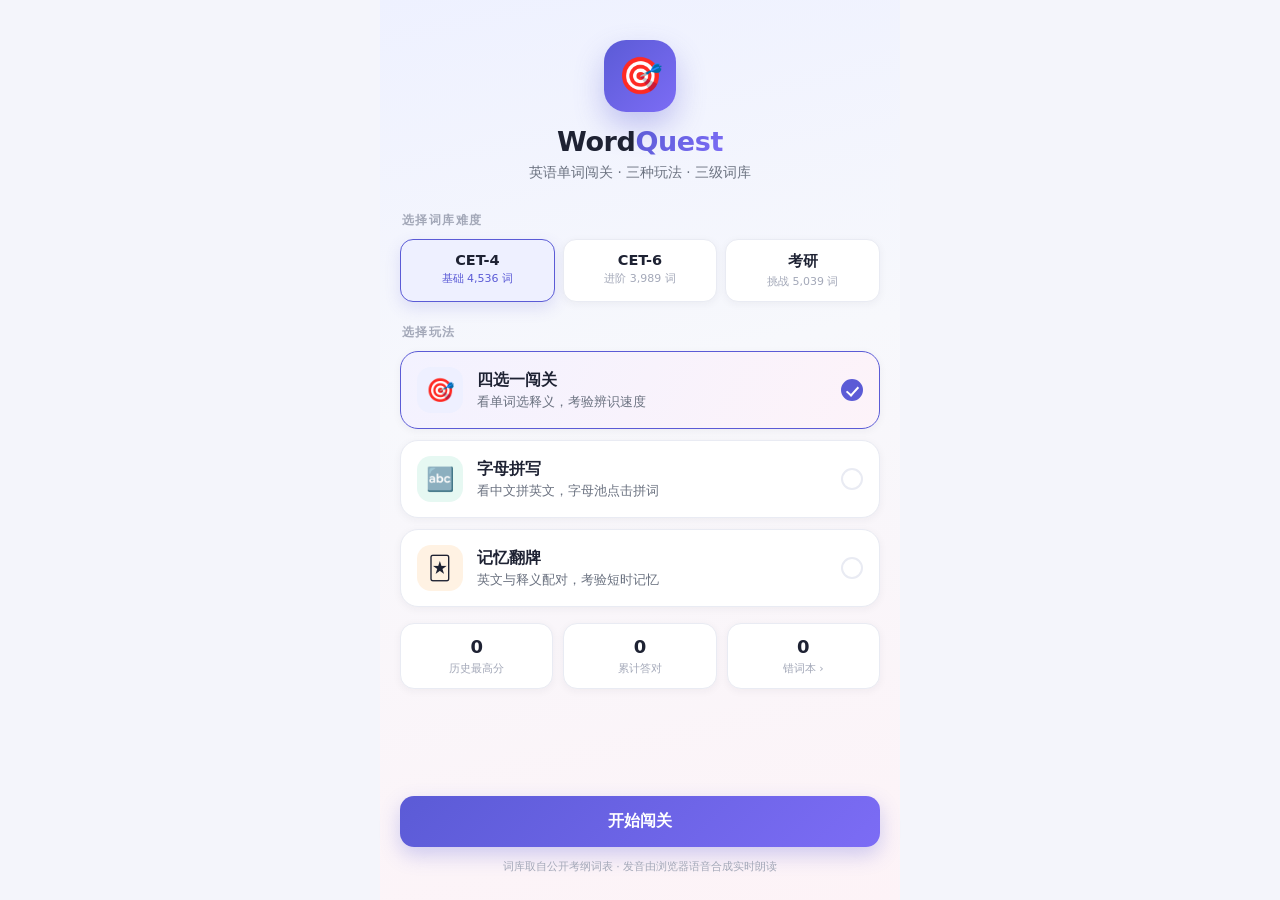
<file: 英语单词闯关/wordgame/index.html>
<!DOCTYPE html>
<html lang="zh-CN">
<head>
<meta charset="UTF-8">
<meta name="viewport" content="width=device-width, initial-scale=1.0, viewport-fit=cover">
<title>WordQuest · 英语单词闯关</title>
<style>
:root{
  --bg:#f4f5fb;
  --card:#ffffff;
  --text:#1e2233;
  --text-2:#6b7280;
  --text-3:#a3a8b8;
  --border:#e9ebf3;
  --primary:#5b5bd6;
  --primary-2:#7c6cf5;
  --primary-soft:#eef0ff;
  --ok:#0ea371;
  --ok-soft:#e6f8f2;
  --bad:#e5484d;
  --bad-soft:#fdecec;
  --warn:#f59e0b;
  --shadow:0 10px 30px rgba(30,34,51,.07);
  --shadow-sm:0 2px 8px rgba(30,34,51,.05);
  --r:18px;
}
*{margin:0;padding:0;box-sizing:border-box;-webkit-tap-highlight-color:transparent}
html,body{height:100%}
body{
  font-family:system-ui,-apple-system,"Segoe UI","PingFang SC","Microsoft YaHei",sans-serif;
  background:var(--bg);
  color:var(--text);
  display:flex;justify-content:center;
  padding:0;
  overflow-x:hidden;
}
#app{
  width:100%;max-width:520px;min-height:100vh;
  background:linear-gradient(168deg,#eef1ff 0%,#f7f8fc 42%,#fdf3f7 100%);
  display:flex;flex-direction:column;
  position:relative;
}
/* 舞台较高时允许页面纵向滚动，避免小屏裁切 */
.screen.active{min-height:100vh}

.screen{flex:1;display:none;flex-direction:column;padding:22px 20px 26px;animation:screenIn .3s ease}
.screen.active{display:flex}
@keyframes screenIn{from{opacity:0;transform:translateY(10px)}to{opacity:1;transform:none}}

/* ---------- 通用组件 ---------- */
.btn{
  border:none;border-radius:14px;font:inherit;font-weight:600;cursor:pointer;
  transition:transform .12s,box-shadow .2s,background .2s,opacity .2s;
  display:inline-flex;align-items:center;justify-content:center;gap:8px;
}
.btn:active{transform:scale(.97)}
.btn-primary{
  background:linear-gradient(135deg,var(--primary),var(--primary-2));
  color:#fff;padding:15px 22px;font-size:16px;
  box-shadow:0 8px 20px rgba(91,91,214,.28);
}
.btn-ghost{
  background:var(--card);color:var(--text);border:1px solid var(--border);
  padding:14px 20px;font-size:15px;box-shadow:var(--shadow-sm);
}
.btn-block{width:100%}

/* ---------- 首页 ---------- */
.brand{text-align:center;padding:18px 0 8px}
.brand-logo{
  width:72px;height:72px;margin:0 auto 14px;border-radius:22px;
  background:linear-gradient(135deg,var(--primary),var(--primary-2));
  display:flex;align-items:center;justify-content:center;font-size:36px;
  box-shadow:0 14px 30px rgba(91,91,214,.32);
  animation:float 3.4s ease-in-out infinite;
}
@keyframes float{0%,100%{transform:translateY(0)}50%{transform:translateY(-6px)}}
.brand h1{font-size:27px;letter-spacing:-.4px}
.brand h1 span{background:linear-gradient(120deg,var(--primary),var(--primary-2));-webkit-background-clip:text;background-clip:text;color:transparent}
.brand p{color:var(--text-2);font-size:13.5px;margin-top:7px}

.sec-title{
  font-size:12px;font-weight:700;color:var(--text-3);
  letter-spacing:1.4px;margin:22px 2px 10px;
}
.chips{display:flex;gap:8px}
.chip{
  flex:1;background:var(--card);border:1.5px solid var(--border);border-radius:13px;
  padding:12px 6px;text-align:center;cursor:pointer;transition:.2s;
  box-shadow:var(--shadow-sm);
}
.chip .t1{font-size:14.5px;font-weight:700}
.chip .t2{font-size:11px;color:var(--text-3);margin-top:3px}
.chip.on{
  border-color:var(--primary);background:var(--primary-soft);
  box-shadow:0 6px 16px rgba(91,91,214,.16);
}
.chip.on .t2{color:var(--primary)}

.modes{display:flex;flex-direction:column;gap:11px}
.mode{
  display:flex;align-items:center;gap:14px;background:var(--card);
  border:1.5px solid var(--border);border-radius:var(--r);padding:15px 16px;
  cursor:pointer;transition:.2s;box-shadow:var(--shadow-sm);text-align:left;
}
.mode:hover{transform:translateY(-1px);box-shadow:var(--shadow)}
.mode.on{border-color:var(--primary);background:linear-gradient(120deg,#f3f2ff,#fdf3f9)}
.mode-ico{
  width:46px;height:46px;flex:0 0 46px;border-radius:14px;font-size:23px;
  display:flex;align-items:center;justify-content:center;
}
.i-quiz{background:#eef0ff}
.i-spell{background:#e6f8f2}
.i-match{background:#fff2e3}
.mode-txt{flex:1;min-width:0}
.mode-txt b{display:block;font-size:15.5px}
.mode-txt small{display:block;color:var(--text-2);font-size:12.5px;margin-top:3px}
.mode-check{
  width:22px;height:22px;border-radius:50%;border:2px solid var(--border);
  flex:0 0 22px;position:relative;transition:.2s;
}
.mode.on .mode-check{border-color:var(--primary);background:var(--primary)}
.mode.on .mode-check::after{
  content:"";position:absolute;left:6px;top:2.5px;width:5px;height:10px;
  border:2px solid #fff;border-top:0;border-left:0;transform:rotate(42deg);
}

.stats{display:flex;gap:10px;margin-top:16px}
.stat{
  flex:1;background:var(--card);border-radius:14px;padding:12px 10px;text-align:center;
  border:1px solid var(--border);box-shadow:var(--shadow-sm);
}
.stat b{display:block;font-size:18px;font-variant-numeric:tabular-nums}
.stat small{color:var(--text-3);font-size:11px}

.foot{margin-top:auto;padding-top:18px}
.hint{font-size:12.5px;color:var(--text-2);text-align:center;margin-bottom:10px;min-height:17px;line-height:1.45}
.hint.err{color:var(--bad);text-align:left;background:var(--bad-soft);border-radius:12px;padding:10px 12px;margin-bottom:12px}
.srcnote{text-align:center;font-size:11px;color:var(--text-3);margin-top:12px}
.btn:disabled{opacity:.6;cursor:default}

/* ---------- 游戏页 ---------- */
.hud{display:flex;align-items:center;gap:10px;margin-bottom:6px}
.hud-back{
  width:38px;height:38px;border-radius:12px;background:var(--card);border:1px solid var(--border);
  display:flex;align-items:center;justify-content:center;font-size:17px;cursor:pointer;
  box-shadow:var(--shadow-sm);flex:0 0 38px;
}
.hud-mid{flex:1;min-width:0}
.bar{height:8px;border-radius:99px;background:#e6e8f2;overflow:hidden}
.bar > i{
  display:block;height:100%;width:0;border-radius:99px;
  background:linear-gradient(90deg,var(--primary),var(--primary-2));
  transition:width .35s cubic-bezier(.2,.8,.3,1);
}
.hud-meta{display:flex;justify-content:space-between;font-size:11.5px;color:var(--text-2);margin-top:6px;font-weight:600}
.lives{display:flex;gap:3px;font-size:15px;flex:0 0 auto}
.lives i{font-style:normal;transition:.25s}
.lives i.dead{opacity:.22;transform:scale(.82)}

.scoreline{display:flex;align-items:baseline;gap:10px;margin:14px 2px 4px}
.scoreline b{font-size:30px;font-variant-numeric:tabular-nums;letter-spacing:-1px}
.scoreline .cl{font-size:12px;color:var(--text-3)}
.combo{
  margin-left:auto;font-size:12.5px;font-weight:800;color:var(--warn);
  background:#fff7e8;border:1px solid #fde7bd;padding:5px 11px;border-radius:99px;
  opacity:0;transform:scale(.85);transition:.2s;
}
.combo.on{opacity:1;transform:none}

.stage{
  flex:1;display:flex;flex-direction:column;justify-content:center;
  padding:6px 0 10px;position:relative;
}
/* 题目卡 */
.qcard{
  background:var(--card);border-radius:24px;padding:26px 20px;text-align:center;
  box-shadow:var(--shadow);border:1px solid var(--border);position:relative;overflow:hidden;
}
.qcard::before{
  content:"";position:absolute;inset:0 0 auto;height:4px;
  background:linear-gradient(90deg,var(--primary),var(--primary-2));
}
.q-hint{font-size:11.5px;color:var(--text-3);letter-spacing:1.6px;font-weight:700}
.q-word{
  font-size:36px;font-weight:800;letter-spacing:-.8px;margin:12px 0 6px;
  word-break:break-word;line-height:1.15;
}
.q-word.cn{font-size:26px;letter-spacing:0}
.q-ph{font-size:14px;color:var(--text-2);font-family:"Segoe UI",system-ui,sans-serif}
.q-speak{
  margin-top:12px;display:inline-flex;align-items:center;gap:7px;font-size:12.5px;font-weight:600;
  color:var(--primary);background:var(--primary-soft);border:none;border-radius:99px;
  padding:7px 14px;cursor:pointer;transition:.15s;
}
.q-speak:active{transform:scale(.95)}

/* 选项 */
.opts{display:flex;flex-direction:column;gap:10px;margin-top:20px}
.opt{
  background:var(--card);border:1.5px solid var(--border);border-radius:15px;
  padding:15px 16px;font:inherit;font-size:15px;text-align:left;cursor:pointer;
  display:flex;align-items:center;gap:12px;transition:.16s;box-shadow:var(--shadow-sm);
  color:var(--text);
}
.opt:active{transform:scale(.985)}
.opt .k{
  width:25px;height:25px;flex:0 0 25px;border-radius:8px;background:#f1f2f9;
  display:flex;align-items:center;justify-content:center;font-size:12px;font-weight:800;color:var(--text-2);
  transition:.16s;
}
.opt.ok{border-color:var(--ok);background:var(--ok-soft)}
.opt.ok .k{background:var(--ok);color:#fff}
.opt.bad{border-color:var(--bad);background:var(--bad-soft);animation:shake .4s}
.opt.bad .k{background:var(--bad);color:#fff}
.opt:disabled{cursor:default}
@keyframes shake{
  0%,100%{transform:translateX(0)}20%{transform:translateX(-7px)}
  40%{transform:translateX(6px)}60%{transform:translateX(-4px)}80%{transform:translateX(2px)}
}

/* 拼写 */
.slot{
  display:flex;gap:5px;justify-content:center;flex-wrap:wrap;margin-top:18px;
}
.slot .cell{
  width:clamp(28px,8.2vw,36px);height:44px;border-radius:11px;border:2px dashed var(--border);
  background:#fbfbfe;display:flex;align-items:center;justify-content:center;
  font-size:18px;font-weight:800;transition:.18s;cursor:pointer;text-transform:lowercase;
}
.slot .cell.filled{border-style:solid;border-color:var(--primary);background:var(--primary-soft);color:var(--primary);animation:pop .2s}
.slot .cell.hint{border-color:#dfe2ee;color:var(--text-2);background:#f3f4fa}
.slot .cell.ok{border-color:var(--ok);background:var(--ok-soft);color:var(--ok)}
.slot .cell.bad{border-color:var(--bad);background:var(--bad-soft);color:var(--bad)}
@keyframes pop{from{transform:scale(.8)}to{transform:scale(1)}}
.pool{
  display:flex;gap:9px;justify-content:center;flex-wrap:wrap;margin-top:22px;
}
.pool button{
  width:clamp(34px,9.5vw,44px);height:48px;border-radius:12px;border:1.5px solid var(--border);background:var(--card);
  font:inherit;font-size:19px;font-weight:700;cursor:pointer;transition:.15s;
  box-shadow:var(--shadow-sm);color:var(--text);text-transform:lowercase;
}
.pool button:active{transform:scale(.92)}
.pool button.used{opacity:.24;pointer-events:none;transform:scale(.9)}

/* 翻牌 */
.matchgrid{
  display:grid;grid-template-columns:repeat(3,1fr);gap:9px;padding:4px 0;
}
.mc{perspective:800px;cursor:pointer;aspect-ratio:1/1.02}
.mc-in{
  position:relative;width:100%;height:100%;
  transition:transform .45s cubic-bezier(.2,.8,.3,1);
  transform-style:preserve-3d;
}
.mc.flip .mc-in{transform:rotateY(180deg)}
.mc.done .mc-in{opacity:.3;transform:rotateY(180deg) scale(.94)}
.mc-face{
  position:absolute;inset:0;border-radius:14px;display:flex;align-items:center;justify-content:center;
  backface-visibility:hidden;-webkit-backface-visibility:hidden;padding:6px;text-align:center;
}
.mc-front{
  background:linear-gradient(140deg,var(--primary),var(--primary-2));color:#fff;
  font-size:23px;font-weight:800;box-shadow:0 6px 16px rgba(91,91,214,.24);
}
.mc-back{
  background:var(--card);border:1.5px solid var(--border);transform:rotateY(180deg);
  font-size:13px;font-weight:700;line-height:1.3;word-break:break-word;box-shadow:var(--shadow-sm);
}
.mc-back small{display:block;font-size:10px;color:var(--text-3);font-weight:600;margin-top:3px}
.mc.hit .mc-back{border-color:var(--ok);background:var(--ok-soft)}
.mc.err .mc-back{border-color:var(--bad);background:var(--bad-soft);animation:shake .4s}

.toast{
  position:absolute;left:50%;top:34%;transform:translate(-50%,-50%);
  font-size:34px;font-weight:900;pointer-events:none;opacity:0;z-index:20;
  background:linear-gradient(120deg,var(--warn),#ff7a59);
  -webkit-background-clip:text;background-clip:text;color:transparent;
  white-space:nowrap;
}
.toast.go{animation:toastUp .95s ease forwards}
@keyframes toastUp{
  0%{opacity:0;transform:translate(-50%,-30%) scale(.6)}
  30%{opacity:1;transform:translate(-50%,-50%) scale(1.12)}
  70%{opacity:1;transform:translate(-50%,-60%) scale(1)}
  100%{opacity:0;transform:translate(-50%,-88%) scale(.95)}
}

/* ---------- 结算 ---------- */
.rs-hero{text-align:center;padding:14px 0 6px}
.rs-hero .em{font-size:50px;line-height:1;margin-bottom:10px;display:block}
.rs-hero h2{font-size:23px}
.rs-hero p{color:var(--text-2);font-size:13.5px;margin-top:6px}
.rs-score{
  margin:20px 0;text-align:center;background:linear-gradient(135deg,#f2f2ff,#fdf3f9);
  border:1px solid var(--border);border-radius:22px;padding:22px;
}
.rs-score small{font-size:11.5px;color:var(--text-3);letter-spacing:1.5px;font-weight:700}
.rs-score b{
  display:block;font-size:52px;letter-spacing:-2px;margin:4px 0 0;
  background:linear-gradient(120deg,var(--primary),var(--primary-2));
  -webkit-background-clip:text;background-clip:text;color:transparent;
}
.rs-grid{display:grid;grid-template-columns:repeat(2,1fr);gap:9px}
.rs-cell{
  background:var(--card);border:1px solid var(--border);border-radius:14px;padding:12px;
  text-align:center;box-shadow:var(--shadow-sm);
}
.rs-cell b{display:block;font-size:19px;font-variant-numeric:tabular-nums}
.rs-cell small{color:var(--text-3);font-size:11px}
.wrongbox{
  margin-top:16px;background:var(--card);border:1px solid var(--border);border-radius:16px;
  padding:14px;box-shadow:var(--shadow-sm);max-height:210px;overflow:auto;
}
.wrongbox h4{font-size:12.5px;color:var(--text-2);margin-bottom:9px;letter-spacing:.5px}
.wrow{display:flex;align-items:baseline;gap:9px;padding:7px 0;border-bottom:1px dashed var(--border);font-size:13.5px}
.wrow:last-child{border-bottom:0}
.wrow b{font-weight:700;color:var(--text)}
.wrow span{color:var(--text-2);font-size:12.5px}
.actions{display:flex;gap:10px;margin-top:auto;padding-top:18px}
.actions .btn{flex:1}

/* 弹层 */
.sheet-mask{
  position:fixed;inset:0;background:rgba(24,26,38,.42);backdrop-filter:blur(3px);
  display:none;align-items:flex-end;justify-content:center;z-index:50;
}
.sheet-mask.on{display:flex;animation:fadeIn .2s}
@keyframes fadeIn{from{opacity:0}to{opacity:1}}
.sheet{
  width:100%;max-width:520px;background:var(--card);border-radius:24px 24px 0 0;
  padding:20px 20px 28px;max-height:74vh;overflow:auto;animation:sheetUp .28s cubic-bezier(.2,.8,.3,1);
}
@keyframes sheetUp{from{transform:translateY(100%)}to{transform:none}}
.sheet-head{display:flex;align-items:center;margin-bottom:14px}
.sheet-head b{font-size:16px;flex:1}
.sheet-head button{
  border:none;background:#f1f2f9;border-radius:10px;width:32px;height:32px;font-size:16px;
  cursor:pointer;color:var(--text-2);
}
.empty{text-align:center;color:var(--text-3);font-size:13.5px;padding:30px 0}

@media (max-width:380px){
  .q-word{font-size:30px}
  .matchgrid{gap:7px}
  .mc-back{font-size:11.5px}
}
</style>
</head>
<body>
<div id="app">

  <!-- ============ 首页 ============ -->
  <section class="screen active" id="s-home">
    <div class="brand">
      <div class="brand-logo">🎯</div>
      <h1>Word<span>Quest</span></h1>
      <p>英语单词闯关 · 三种玩法 · 三级词库</p>
    </div>

    <div class="sec-title">选择词库难度</div>
    <div class="chips" id="diffChips"></div>

    <div class="sec-title">选择玩法</div>
    <div class="modes" id="modeList"></div>

    <div class="stats">
      <div class="stat"><b id="st-best">0</b><small>历史最高分</small></div>
      <div class="stat"><b id="st-right">0</b><small>累计答对</small></div>
      <div class="stat" id="btn-wrongbook" style="cursor:pointer"><b id="st-wrong">0</b><small>错词本 ›</small></div>
    </div>

    <div class="foot">
      <div class="hint" id="home-hint"></div>
      <button class="btn btn-primary btn-block" id="btn-start">开始闯关</button>
      <div class="srcnote">词库取自公开考纲词表 · 发音由浏览器语音合成实时朗读</div>
    </div>
  </section>

  <!-- ============ 游戏页 ============ -->
  <section class="screen" id="s-game">
    <div class="hud">
      <div class="hud-back" id="btn-quit">‹</div>
      <div class="hud-mid">
        <div class="bar"><i id="hud-bar"></i></div>
        <div class="hud-meta"><span id="hud-progress">第 1 / 10 题</span><span id="hud-mode"></span></div>
      </div>
      <div class="lives" id="hud-lives"></div>
    </div>

    <div class="scoreline">
      <b id="hud-score">0</b><span class="cl">分</span>
      <span class="combo" id="hud-combo">连击 ×1</span>
    </div>

    <div class="stage" id="stage"></div>
    <div class="toast" id="toast"></div>
  </section>

  <!-- ============ 结算页 ============ -->
  <section class="screen" id="s-result">
    <div class="rs-hero">
      <span class="em" id="rs-emoji">🏆</span>
      <h2 id="rs-title">闯关完成</h2>
      <p id="rs-sub"></p>
    </div>
    <div class="rs-score">
      <small>本局得分</small>
      <b id="rs-score">0</b>
    </div>
    <div class="rs-grid" id="rs-grid"></div>
    <div class="wrongbox" id="rs-wrongbox"></div>
    <div class="actions">
      <button class="btn btn-ghost" id="btn-home">返回首页</button>
      <button class="btn btn-primary" id="btn-again">再来一局</button>
    </div>
  </section>

  <!-- 错词本 -->
  <div class="sheet-mask" id="mask">
    <div class="sheet">
      <div class="sheet-head"><b>📕 错词本</b><button id="sheet-close">✕</button></div>
      <div id="sheet-body"></div>
    </div>
  </div>
</div>

<script>
"use strict";


/* =====================================================================
 * 1. 词库加载层 —— 词库外置为 data/{lv}.js，选哪个难度才加载哪个
 * ===================================================================*/
const WORDLIB = {
  meta: null,      // { cet4: 4536, ... } —— 由 data/meta.js 提供，只用于首页显示词量
  lists: {},       // 已加载的难度 -> [{w, cn}, ...]
  loading: {}      // 进行中的加载 Promise，避免重复插入 script 标签
};

/** 动态插入 <script>：不受 CORS 限制，因此 file:// 双击打开同样可用 */
function loadScript(src){
  return new Promise((resolve, reject) => {
    const el = document.createElement("script");
    el.src = src;
    el.onload = () => resolve();
    el.onerror = () => reject(new Error("无法加载 " + src));
    document.head.appendChild(el);
  });
}

/** 读各难度词数（很小），失败不阻塞游戏 —— 只是首页词量显示为空 */
function loadMeta(){
  if(WORDLIB.meta) return Promise.resolve(WORDLIB.meta);
  return loadScript("data/meta.js")
    .then(() => { WORDLIB.meta = window.__WQ_META__ || null; return WORDLIB.meta; })
    .catch(() => null);
}

/** 按需加载某个难度的完整词库 */
function loadWords(lv){
  if(WORDLIB.lists[lv]) return Promise.resolve(WORDLIB.lists[lv]);
  if(WORDLIB.loading[lv]) return WORDLIB.loading[lv];

  WORDLIB.loading[lv] = loadScript("data/" + lv + ".js").then(() => {
    const raw = window.__WQ_WORDS__ && window.__WQ_WORDS__[lv];
    if(!raw || !raw.length) throw new Error("词库数据为空：" + lv);
    // 紧凑数组对 ["word", "释义"] 转成游戏内部使用的对象形式
    const list = raw.map(p => ({ w: p[0], cn: p[1] }));
    WORDLIB.lists[lv] = list;
    delete WORDLIB.loading[lv];
    return list;
  }).catch(err => {
    delete WORDLIB.loading[lv];
    throw err;
  });

  return WORDLIB.loading[lv];
}

function wordCount(lv){
  if(WORDLIB.meta && WORDLIB.meta[lv]) return WORDLIB.meta[lv];
  return WORDLIB.lists[lv] ? WORDLIB.lists[lv].length : 0;
}

function diffSub(d){
  const n = wordCount(d.id);
  return n ? d.sub + " " + n.toLocaleString("en-US") + " 词" : d.sub;
}

const DIFFS = [
  {id:"cet4",   name:"CET-4",  sub:"基础"},
  {id:"cet6",   name:"CET-6",  sub:"进阶"},
  {id:"kaoyan", name:"考研",   sub:"挑战"}
];

const MODES = [
  {id:"quiz",  name:"四选一闯关", desc:"看单词选释义，考验辨识速度", ico:"🎯", cls:"i-quiz"},
  {id:"spell", name:"字母拼写",   desc:"看中文拼英文，字母池点击拼词", ico:"🔤", cls:"i-spell"},
  {id:"match", name:"记忆翻牌",   desc:"英文与释义配对，考验短时记忆", ico:"🃏", cls:"i-match"}
];

const PER_ROUND = 10;   // 每关题目数
const START_LIVES = 3;  // 初始生命
const QUEUE_SIZE = 120; // 每批抽题数（够玩 12 局），避免每局重洗 4000+ 词池

/* =====================================================================
 * 2. 工具函数
 * ===================================================================*/
const $ = (id) => document.getElementById(id);

function shuffle(arr){
  const a = arr.slice();
  for(let i = a.length - 1; i > 0; i--){
    const j = Math.floor(Math.random() * (i + 1));
    const t = a[i]; a[i] = a[j]; a[j] = t;
  }
  return a;
}

/** 从数组中不重复地随机抽取 n 个。
 *  词池有 4000+ 词时，整体洗牌再取前 n 个纯属浪费，改为按索引采样。 */
function sample(arr, n){
  const len = arr.length;
  n = Math.min(n, len);
  const out = [];
  const usedIdx = new Set();
  while(out.length < n){
    const i = Math.floor(Math.random() * len);
    if(usedIdx.has(i)) continue;
    usedIdx.add(i);
    out.push(arr[i]);
  }
  return out;
}

function pickOne(arr){
  return arr[Math.floor(Math.random() * arr.length)];
}

/**
 * 取 n 个干扰词。
 * 真实考纲词库里近义词大量重复（ability / capacity 都可能译作「能力」），
 * 所以先按「释义不同」筛，候选不够再放宽成「只要不是同一个单词」。
 */
function pickDistractors(pool, answer, n){
  const out = [];
  const usedW = new Set([answer.w]);
  const usedCn = new Set([answer.cn]);
  let guard = 0;

  while(out.length < n && guard++ < 800){
    const c = pool[Math.floor(Math.random() * pool.length)];
    if(!c || usedW.has(c.w) || usedCn.has(c.cn)) continue;
    usedW.add(c.w); usedCn.add(c.cn);
    out.push(c);
  }
  guard = 0;
  while(out.length < n && guard++ < 800){
    const c = pool[Math.floor(Math.random() * pool.length)];
    if(!c || usedW.has(c.w)) continue;
    usedW.add(c.w);
    out.push(c);
  }
  return out;
}

/** 极简 HTML 转义，防御任何非内置文本注入 */
function esc(s){
  return String(s).replace(/[&<>"']/g, c => (
    {"&":"&amp;","<":"&lt;",">":"&gt;",'"':"&quot;","'":"&#39;"}[c]
  ));
}

function fmtTime(ms){
  const s = Math.floor(ms / 1000);
  return String(Math.floor(s / 60)).padStart(2, "0") + ":" + String(s % 60).padStart(2, "0");
}

/* =====================================================================
 * 3. 音效（Web Audio 合成，零外部资源）+ 发音（浏览器 TTS）
 * ===================================================================*/
const AudioFX = (() => {
  let ctx = null;
  let enabled = true;
  function ensure(){
    if(ctx) return ctx;
    try{
      const AC = window.AudioContext || window.webkitAudioContext;
      if(!AC) { enabled = false; return null; }
      ctx = new AC();
    }catch(e){ enabled = false; }
    return ctx;
  }
  function tone(freq, dur, type, vol, delay){
    if(!enabled) return;
    const c = ensure();
    if(!c) return;
    const t0 = c.currentTime + (delay || 0);
    const osc = c.createOscillator();
    const gain = c.createGain();
    osc.type = type || "sine";
    osc.frequency.setValueAtTime(freq, t0);
    gain.gain.setValueAtTime(0, t0);
    gain.gain.linearRampToValueAtTime(vol == null ? .07 : vol, t0 + .012);
    gain.gain.exponentialRampToValueAtTime(.0001, t0 + dur);
    osc.connect(gain); gain.connect(c.destination);
    osc.start(t0); osc.stop(t0 + dur + .02);
  }
  return {
    unlock(){ const c = ensure(); if(c && c.state === "suspended") c.resume(); },
    correct(){ tone(660, .09, "sine", .07, 0); tone(990, .13, "sine", .06, .075); },
    wrong(){ tone(196, .22, "sawtooth", .05, 0); tone(146, .26, "sawtooth", .04, .06); },
    combo(n){ const base = 780 + Math.min(n, 6) * 60; tone(base, .1, "triangle", .06, 0); tone(base * 1.5, .14, "triangle", .05, .07); },
    flip(){ tone(520, .06, "triangle", .04, 0); },
    finish(){ [523, 659, 784, 1046].forEach((f, i) => tone(f, .22, "sine", .06, i * .11)); }
  };
})();

function speak(word){
  try{
    if(!("speechSynthesis" in window)) return;
    window.speechSynthesis.cancel();
    const u = new SpeechSynthesisUtterance(word);
    u.lang = "en-US";
    u.rate = .9;
    window.speechSynthesis.speak(u);
  }catch(e){ /* 静默降级 */ }
}

/* =====================================================================
 * 4. 持久化（localStorage，失败静默降级）
 * ===================================================================*/
const KEY = "wordquest.v1";
const Store = (() => {
  const def = { best: {}, right: 0, wrongBook: [] };
  let data = JSON.parse(JSON.stringify(def));

  function load(){
    try{
      const raw = localStorage.getItem(KEY);
      if(raw){
        const p = JSON.parse(raw);
        data = Object.assign(JSON.parse(JSON.stringify(def)), p || {});
        if(!data.best || typeof data.best !== "object") data.best = {};
        if(!Array.isArray(data.wrongBook)) data.wrongBook = [];
      }
    }catch(e){ /* 隐私模式等场景下静默降级为内存态 */ }
  }
  function save(){
    try{ localStorage.setItem(KEY, JSON.stringify(data)); }catch(e){}
  }
  load();

  return {
    get best(){ return data.best; },
    get right(){ return data.right; },
    get wrongBook(){ return data.wrongBook; },
    bestOf(key){ return data.best[key] || 0; },
    addRight(n){ data.right += n; save(); },
    submitBest(key, score){
      const isNew = score > (data.best[key] || 0);
      if(isNew){ data.best[key] = score; save(); }
      return isNew;
    },
    addWrong(word){
      const idx = data.wrongBook.findIndex(x => x.w === word.w);
      if(idx >= 0){
        data.wrongBook[idx].count += 1;
        data.wrongBook[idx].ts = Date.now();
      }else{
        data.wrongBook.push({ w:word.w, ph:word.ph, cn:word.cn, count:1, ts:Date.now() });
      }
      if(data.wrongBook.length > 200) data.wrongBook.shift();
      save();
    },
    clearWrong(){ data.wrongBook = []; save(); }
  };
})();

/* =====================================================================
 * 5. 游戏状态
 * ===================================================================*/
const G = {
  diff: "cet4",
  mode: "quiz",
  // 运行时
  queue: [],       // 本轮题序（从词池抽样，避免每次重洗整个词池）
  pool: [],        // 当前难度全量词池
  qIdx: 0,         // queue 游标
  idx: 0,
  starting: false, // 是否正在加载词库
  lives: START_LIVES,
  score: 0,
  combo: 0,
  maxCombo: 0,
  right: 0,
  total: 0,
  wrong: [],       // 本局错词
  startAt: 0,
  locked: false,
  // quiz
  cur: null,
  // spell
  spell: null,
  // match
  match: null
};

/* =====================================================================
 * 6. 通用 UI
 * ===================================================================*/
const SCREENS = ["s-home", "s-game", "s-result"];
function go(name){
  SCREENS.forEach(id => $(id).classList.toggle("active", id === name));
  window.scrollTo(0, 0);
}

/** 首页底部提示（加载中 / 加载失败） */
function setHint(msg, isErr){
  const el = $("home-hint");
  if(!el) return;
  el.textContent = msg || "";
  el.classList.toggle("err", !!isErr);
}

let toastTimer = null;
function toast(text){
  const el = $("toast");
  el.textContent = text;
  el.classList.remove("go");
  void el.offsetWidth;      // 强制重排以重启动画
  el.classList.add("go");
  clearTimeout(toastTimer);
  toastTimer = setTimeout(() => el.classList.remove("go"), 1000);
}

function renderHud(){
  const matched = G.match ? MATCH_PAIRS - G.match.remain : 0;
  const done = G.mode === "match" ? matched : Math.min(G.idx, PER_ROUND);

  $("hud-progress").textContent = G.mode === "match"
    ? "剩余 " + (MATCH_PAIRS - matched) + " 对"
    : "第 " + Math.max(1, done) + " / " + PER_ROUND + " 题";
  $("hud-mode").textContent = MODES.find(m => m.id === G.mode).name;
  $("hud-bar").style.width = Math.round((done / PER_ROUND) * 100) + "%";
  $("hud-score").textContent = G.score;
  const c = $("hud-combo");
  if(G.combo >= 2){
    c.textContent = "连击 ×" + G.combo;
    c.classList.add("on");
  }else{
    c.classList.remove("on");
  }
  // 生命
  const live = $("hud-lives");
  if(G.mode === "match"){ live.innerHTML = ""; return; }
  let html = "";
  for(let i = 0; i < START_LIVES; i++){
    html += '<i class="' + (i < G.lives ? "" : "dead") + '">❤️</i>';
  }
  live.innerHTML = html;
}

/* =====================================================================
 * 7. 首页
 * ===================================================================*/
function renderHome(){
  // 难度胶囊
  $("diffChips").innerHTML = DIFFS.map(d =>
    '<div class="chip ' + (d.id === G.diff ? "on" : "") + '" data-diff="' + d.id + '">' +
      '<div class="t1">' + esc(d.name) + "</div>" +
      '<div class="t2">' + esc(diffSub(d)) + "</div>" +
    "</div>"
  ).join("");

  // 玩法卡片
  $("modeList").innerHTML = MODES.map(m =>
    '<div class="mode ' + (m.id === G.mode ? "on" : "") + '" data-mode="' + m.id + '">' +
      '<div class="mode-ico ' + m.cls + '">' + m.ico + "</div>" +
      '<div class="mode-txt"><b>' + esc(m.name) + "</b><small>" + esc(m.desc) + "</small></div>" +
      '<div class="mode-check"></div>' +
    "</div>"
  ).join("");

  // 统计
  const key = G.diff + ":" + G.mode;
  $("st-best").textContent = Store.bestOf(key);
  $("st-right").textContent = Store.right;
  $("st-wrong").textContent = Store.wrongBook.length;
}

/* =====================================================================
 * 8. 开局
 * ===================================================================*/
async function startGame(){
  if(G.starting) return;
  G.starting = true;
  $("btn-start").disabled = true;
  setHint("正在加载词库…");

  let pool;
  try{
    pool = await loadWords(G.diff);
  }catch(err){
    setHint("词库加载失败：" + err.message + "。本地打开时请确认 data/ 目录与 index.html 同级。", true);
    G.starting = false;
    $("btn-start").disabled = false;
    return;
  }
  setHint("");
  $("btn-start").disabled = false;
  G.starting = false;

  G.pool = pool;
  G.queue = [];
  G.qIdx = 0;
  G.idx = 0;
  G.lives = START_LIVES;
  G.score = 0;
  G.combo = 0;
  G.maxCombo = 0;
  G.right = 0;
  G.total = 0;
  G.wrong = [];
  G.startAt = Date.now();
  G.locked = false;
  G.cur = null;
  G.spell = null;
  G.match = null;

  AudioFX.unlock();
  go("s-game");

  // 每个分支内部自行 renderHud，避免 match 模式下 G.match 尚未初始化
  if(G.mode === "quiz") nextQuiz();
  else if(G.mode === "spell") nextSpell();
  else initMatch();
}

/** 重抽一批题目 */
function refillQueue(){
  G.queue = sample(G.pool, Math.min(QUEUE_SIZE, G.pool.length));
  G.qIdx = 0;
}

/** 取下一题词；同一批内保证不重复 */
function nextWord(){
  if(!G.queue.length || G.qIdx >= G.queue.length) refillQueue();
  const w = G.queue[G.qIdx];
  G.qIdx += 1;
  G.idx += 1;
  return w;
}

/* =====================================================================
 * 9. 玩法一：四选一闯关
 * ===================================================================*/
function nextQuiz(){
  if(G.idx >= PER_ROUND) return finish();
  const word = nextWord();
  G.cur = word;
  G.total += 1;
  G.locked = false;

  // 出题方向随机：英→中 或 中→英
  const en2cn = Math.random() < .75;
  const distract = pickDistractors(G.pool, word, 3);
  const opts = shuffle([word, ...distract]);

  const qt = en2cn ? "选出正确的中文释义" : "选出正确的英文单词";
  const head = en2cn
    ? '<div class="q-hint">ENGLISH</div><div class="q-word">' + esc(word.w) + "</div>" +
      '<div class="q-ph">' + esc(word.ph) + "</div>" +
      '<button class="q-speak" data-speak="' + esc(word.w) + '">🔊 朗读单词</button>'
    : '<div class="q-hint">CHINESE</div><div class="q-word cn">' + esc(word.cn) + "</div>" +
      '<div class="q-ph" style="margin-top:8px">' + qt + "</div>";

  $("stage").innerHTML =
    '<div class="qcard">' + head + "</div>" +
    '<div class="opts" id="opts">' + opts.map((o, i) => {
      const label = en2cn ? o.cn : o.w;
      const key = String.fromCharCode(65 + i);
      return '<button class="opt" data-w="' + esc(o.w) + '">' +
               '<span class="k">' + key + "</span><span>" + esc(label) + "</span>" +
             "</button>";
    }).join("") + "</div>";

  renderHud();
}

function answerQuiz(btn){
  if(G.locked) return;
  G.locked = true;

  const chosen = btn.dataset.w;
  const ok = chosen === G.cur.w;
  const opts = $("opts").querySelectorAll(".opt");
  const correctW = G.cur.w;

  opts.forEach(b => {
    b.disabled = true;
    if(b.dataset.w === correctW) b.classList.add("ok");
    else if(b === btn) b.classList.add("bad");
  });

  if(ok){
    const gain = 10 + Math.min(G.combo, 5) * 2;
    G.score += gain;
    G.right += 1;
    G.combo += 1;
    G.maxCombo = Math.max(G.maxCombo, G.combo);
    AudioFX.correct();
    if(G.combo >= 3){ toast("连击 ×" + G.combo + "!"); AudioFX.combo(G.combo); }
  }else{
    G.combo = 0;
    G.lives -= 1;
    G.wrong.push(G.cur);
    Store.addWrong(G.cur);
    AudioFX.wrong();
  }

  renderHud();
  setTimeout(() => {
    if(G.lives <= 0) return finish(true);
    if(ok || G.mode !== "quiz") nextQuiz();
    else nextQuiz();
  }, ok ? 620 : 1100);
}

/* =====================================================================
 * 10. 玩法二：字母拼写
 * ===================================================================*/
function nextSpell(){
  if(G.idx >= PER_ROUND) return finish();
  const word = nextWord();
  G.cur = word;
  G.total += 1;
  G.locked = false;

  const letters = word.w.toLowerCase().split("");
  const alphabet = "abcdefghijklmnopqrstuvwxyz".split("");
  // 干扰字母：补足到至少 4 个额外的，且不与原词重复过多
  const extra = [];
  const guard = new Set(letters);
  const candidates = shuffle(alphabet.filter(c => !guard.has(c)));
  // 干扰字母：长单词只加 2 个，避免字母池溢出，也让玩家专注拼写本身
  const need = letters.length >= 10 ? 2 : Math.max(3, Math.min(6, Math.ceil(letters.length * .5)));
  for(let i = 0; i < need && i < candidates.length; i++) extra.push(candidates[i]);

  G.spell = {
    answer: letters,
    pool: shuffle(letters.concat(extra)).map((ch, i) => ({ id:i, ch, used:false })),
    slots: new Array(letters.length).fill(null)  // 存放 pool 下标
  };

  // 首字母提示：默认给第 1 个字母位置做提示（不可点击），降低挫败
  const hintIndex = 0;
  G.spell.slots[hintIndex] = -1;  // -1 表示提示位

  renderSpell();
  renderHud();
}

function renderSpell(){
  const sp = G.spell;
  const word = G.cur;

  const slots = sp.slots.map((pi, i) => {
    if(pi === -1){
      return '<div class="cell hint" data-slot="' + i + '">' + esc(sp.answer[i]) + "</div>";
    }
    if(pi === null){
      return '<div class="cell" data-slot="' + i + '">·</div>';
    }
    return '<div class="cell filled" data-slot="' + i + '">' + esc(sp.pool[pi].ch) + "</div>";
  }).join("");

  const pool = sp.pool.map(p =>
    '<button class="' + (p.used ? "used" : "") + '" data-pool="' + p.id + '">' + esc(p.ch) + "</button>"
  ).join("");

  $("stage").innerHTML =
    '<div class="qcard">' +
      '<div class="q-hint">拼出对应的英文单词</div>' +
      '<div class="q-word cn">' + esc(word.cn) + "</div>" +
      '<div class="q-ph">' + esc(word.ph) + " · 共 " + sp.answer.length + " 个字母</div>" +
      '<div class="slot" id="slot">' + slots + "</div>" +
    "</div>" +
    '<div class="pool" id="pool">' + pool + "</div>";
}

function clickPool(id){
  if(G.locked) return;
  const sp = G.spell;
  const item = sp.pool.find(p => p.id === id);
  if(!item || item.used) return;

  const slotIdx = sp.slots.findIndex(s => s === null);
  if(slotIdx === -1) return;

  item.used = true;
  sp.slots[slotIdx] = item.id;
  AudioFX.flip();
  renderSpell();

  if(sp.slots.every(s => s !== null)) judgeSpell();
}

function clickSlot(idx){
  if(G.locked) return;
  const sp = G.spell;
  const pi = sp.slots[idx];
  if(pi === null || pi === -1) return;

  sp.pool.find(p => p.id === pi).used = false;
  sp.slots[idx] = null;
  // 撤回后右移，保持"从左往右填"的直觉
  renderSpell();
}

function judgeSpell(){
  const sp = G.spell;
  const built = sp.slots.map((pi, i) => pi === -1 ? sp.answer[i] : sp.pool[pi].ch).join("");
  const target = G.cur.w.toLowerCase();
  const ok = built === target;
  G.locked = true;

  const cells = $("slot").querySelectorAll(".cell");
  cells.forEach(c => c.classList.add(ok ? "ok" : "bad"));

  if(ok){
    const gain = 20 + Math.min(G.combo, 5) * 3;
    G.score += gain;
    G.right += 1;
    G.combo += 1;
    G.maxCombo = Math.max(G.maxCombo, G.combo);
    AudioFX.correct();
    speak(G.cur.w);
    if(G.combo >= 3){ toast("连击 ×" + G.combo + "!"); AudioFX.combo(G.combo); }
    renderHud();
    setTimeout(nextSpell, 700);
  }else{
    G.combo = 0;
    G.lives -= 1;
    G.wrong.push(G.cur);
    Store.addWrong(G.cur);
    AudioFX.wrong();
    renderHud();
    // 展示正确答案后再进入下一题
    setTimeout(() => {
      $("stage").innerHTML =
        '<div class="qcard" style="border-color:var(--bad)">' +
          '<div class="q-hint">正确答案</div>' +
          '<div class="q-word">' + esc(G.cur.w) + "</div>" +
          '<div class="q-ph">' + esc(G.cur.ph) + "</div>" +
          '<div style="margin-top:12px;font-size:13.5px;color:var(--text-2)">' + esc(G.cur.cn) + "</div>" +
        "</div>";
    }, 620);
    setTimeout(() => {
      if(G.lives <= 0) return finish(true);
      nextSpell();
    }, 1750);
  }
}

/* =====================================================================
 * 11. 玩法三：记忆翻牌配对
 * ===================================================================*/
const MATCH_PAIRS = 6;   // 6 对 = 12 张

function initMatch(){
  const picked = sample(G.pool, MATCH_PAIRS);
  const cards = [];
  picked.forEach((word, i) => {
    cards.push({ pid:i, kind:"en", text:word.w, ph:word.ph, word });
    cards.push({ pid:i, kind:"cn", text:word.cn, ph:"", word });
  });
  G.match = {
    cards: shuffle(cards).map((c, i) => Object.assign({}, c, { idx:i })),
    first: null,
    lock: false,
    moves: 0,
    remain: MATCH_PAIRS
  };
  G.total = MATCH_PAIRS;
  G.right = 0;
  renderMatch();
  renderHud();
}

function renderMatch(){
  const grid = G.match.cards.map(c => {
    const flipped = c.flipped || c.done;
    const cls = "mc" + (flipped ? " flip" : "") + (c.done ? " done" : "") +
                (c.judge === "hit" ? " hit" : c.judge === "err" ? " err" : "");
    const back = c.kind === "en"
      ? "<b>" + esc(c.text) + "</b><small>" + esc(c.ph) + "</small>"
      : esc(c.text);
    return '<div class="' + cls + '" data-card="' + c.idx + '">' +
             '<div class="mc-in">' +
               '<div class="mc-face mc-front">?</div>' +
               '<div class="mc-face mc-back">' + back + "</div>" +
             "</div>" +
           "</div>";
  }).join("");

  $("stage").innerHTML =
    '<div class="matchgrid" id="mgrid">' + grid + "</div>" +
    '<div style="text-align:center;margin-top:14px;font-size:12.5px;color:var(--text-3)">' +
      "翻开卡片，把英文和它的释义配成一对 · 步数 <b>" + G.match.moves + "</b>" +
    "</div>";
}

function clickCard(idx){
  const m = G.match;
  if(m.lock) return;
  const card = m.cards.find(c => c.idx === idx);
  if(!card || card.done || card.flipped) return;

  card.flipped = true;
  AudioFX.flip();
  if(card.kind === "en") speak(card.text);
  renderMatch();

  if(m.first === null){
    m.first = card;
    return;
  }

  // 第二张
  m.moves += 1;
  const a = m.first, b = card;
  m.first = null;

  if(a.pid === b.pid && a.kind !== b.kind){
    // 配对成功
    a.done = b.done = true;
    a.judge = b.judge = "hit";
    m.remain -= 1;
    G.right += 1;
    G.score += 25;
    G.combo += 1;
    G.maxCombo = Math.max(G.maxCombo, G.combo);
    AudioFX.correct();
    if(G.combo >= 3){ toast("连击 ×" + G.combo + "!"); }
    renderMatch(); renderHud();
    if(m.remain === 0) setTimeout(finish, 650);
  }else{
    m.lock = true;
    a.judge = b.judge = "err";
    G.combo = 0;
    AudioFX.wrong();
    renderMatch();
    setTimeout(() => {
      a.flipped = b.flipped = false;
      a.judge = b.judge = null;
      m.lock = false;
      renderMatch();
    }, 700);
    // 翻牌不扣命，但记错词（英文卡对应词）
    const w = a.kind === "en" ? a.word : b.word;
    if(w){
      G.wrong.push(w);
      Store.addWrong(w);
    }
  }
  renderHud();
}

/* =====================================================================
 * 12. 结算
 * ===================================================================*/
function finishIfDone(){
  return false;
}

function finish(dead){
  const ms = Date.now() - G.startAt;
  const totalAnswered = G.mode === "match" ? MATCH_PAIRS : G.total;
  const acc = totalAnswered ? Math.round((G.right / totalAnswered) * 100) : 0;

  // 翻牌模式按剩余时间补分
  let bonus = 0;
  if(G.mode === "match" && G.match){
    const fast = Math.max(0, 90 - Math.floor(ms / 1000));
    bonus = fast * 2;
    G.score += bonus;
  }

  const key = G.diff + ":" + G.mode;
  const isNew = Store.submitBest(key, G.score);
  if(G.mode !== "match") Store.addRight(G.right);
  AudioFX.finish();

  const grade =
    acc >= 90 ? { e:"🏆", t:"完美通关", s:"几乎全对，单词功底很扎实" } :
    acc >= 70 ? { e:"🎉", t: dead ? "不错，再接再厉" : "通关成功", s:"正确率不错，继续扩大战果" } :
    acc >= 50 ? { e:"💪", t:"及格边缘", s:"错的词已进错词本，回头再看一遍" } :
                { e:"📚", t:"需要复习", s:"别急，先把错词本过一轮" };

  if(dead){ grade.e = "💔"; grade.t = "生命耗尽"; grade.s = "三条命用完了，再挑战一次吧"; }

  $("rs-emoji").textContent = grade.e;
  $("rs-title").textContent = grade.t;
  $("rs-sub").textContent = grade.s + (isNew ? " · 刷新了最高分！" : "");
  $("rs-score").textContent = G.score;

  const cells = [
    { b: acc + "%", s: "正确率" },
    { b: G.right + "/" + totalAnswered, s: G.mode === "match" ? "配成对数" : "答对题数" },
    { b: "×" + G.maxCombo, s: "最高连击" },
    { b: fmtTime(ms), s: "用时" }
  ];
  if(bonus > 0) cells.push({ b: "+" + bonus, s: "速度奖励" });

  $("rs-grid").innerHTML = cells.map(c =>
    '<div class="rs-cell"><b>' + esc(c.b) + "</b><small>" + esc(c.s) + "</small></div>"
  ).join("");

  // 错词
  const uniq = [];
  const seen = new Set();
  G.wrong.forEach(w => {
    if(seen.has(w.w)) return;
    seen.add(w.w);
    uniq.push(w);
  });

  $("rs-wrongbox").innerHTML = uniq.length
    ? '<h4>本次错词（' + uniq.length + "）</h4>" + uniq.map(w =>
        '<div class="wrow"><b>' + esc(w.w) + "</b><span>" + esc(w.cn) + "</span></div>"
      ).join("")
    : '<h4>本次错词（0）</h4><div class="empty" style="padding:14px 0">全对，没有错词 🎊</div>';

  go("s-result");
}

/* =====================================================================
 * 13. 错词本
 * ===================================================================*/
function openWrongBook(){
  const list = Store.wrongBook.slice().sort((a, b) => b.count - a.count || b.ts - a.ts);
  $("sheet-body").innerHTML = list.length
    ? list.map(w =>
        '<div class="wrow"><b>' + esc(w.w) + "</b>" +
        '<span style="flex:1">' + esc(w.cn) + "</span>" +
        '<span style="color:var(--bad);font-weight:700">×' + w.count + "</span>" +
        '<button class="q-speak" style="margin:0 0 0 6px;padding:4px 9px" data-speak="' + esc(w.w) + '">🔊</button>' +
        "</div>"
      ).join("")
    : '<div class="empty">错词本是空的<br>答错的单词会自动收集到这里</div>';
  $("mask").classList.add("on");
}

function closeSheet(){ $("mask").classList.remove("on"); }

/* =====================================================================
 * 14. 事件绑定（统一委托）
 * ===================================================================*/
document.addEventListener("click", (e) => {
  const t = e.target;
  const closest = (sel) => t.closest ? t.closest(sel) : null;

  // 朗读按钮（全局）
  const sp = closest("[data-speak]");
  if(sp){ speak(sp.dataset.speak); return; }

  // 首页：难度
  const chip = closest("[data-diff]");
  if(chip && chip.closest("#s-home")){
    G.diff = chip.dataset.diff;
    renderHome();
    return;
  }

  // 首页：玩法
  const mode = closest("[data-mode]");
  if(mode && mode.closest("#s-home")){
    G.mode = mode.dataset.mode;
    renderHome();
    return;
  }

  if(closest("#btn-start")){ startGame(); return; }
  if(closest("#btn-wrongbook")){ openWrongBook(); return; }
  if(closest("#sheet-close") || t.id === "mask"){ closeSheet(); return; }

  // 游戏中的返回
  if(closest("#btn-quit")){ go("s-home"); renderHome(); return; }

  // 选择题选项
  const opt = closest(".opt");
  if(opt && !opt.disabled){ answerQuiz(opt); return; }

  // 拼写：字母池 / 已填格子
  const pb = closest("[data-pool]");
  if(pb){ clickPool(Number(pb.dataset.pool)); return; }
  const slot = closest("[data-slot]");
  if(slot){ clickSlot(Number(slot.dataset.slot)); return; }

  // 翻牌
  const mc = closest("[data-card]");
  if(mc){ clickCard(Number(mc.dataset.card)); return; }

  // 结算
  if(closest("#btn-again")){ startGame(); return; }
  if(closest("#btn-home")){ go("s-home"); renderHome(); return; }
});

// 键盘支持（拼写模式直接敲字）
document.addEventListener("keydown", (e) => {
  if(!$("s-game").classList.contains("active")) return;
  if(G.mode !== "spell" || !G.spell || G.locked) return;
  const k = e.key.toLowerCase();
  if(!/^[a-z]$/.test(k)) return;
  const item = G.spell.pool.find(p => !p.used && p.ch === k);
  if(item) clickPool(item.id);
});

/* =====================================================================
 * 15. 启动
 * ===================================================================*/
renderHome();
// 词量元信息很小，先取来用于首页显示真实词数；取不到也不影响游戏
loadMeta().then(() => { if(WORDLIB.meta) renderHome(); });

// 导出给 tools/check-wordgame.js 做词库与玩法冒烟校验
window.__WQ__ = {
  DIFFS, MODES, PER_ROUND, START_LIVES, QUEUE_SIZE, MATCH_PAIRS,
  shuffle, sample, pickDistractors, loadWords, loadMeta, wordCount,
  _test: { G, WORDLIB, startGame, answerQuiz, clickPool, clickSlot, clickCard, Store }
};
</script>
</body>
</html>
</file>
